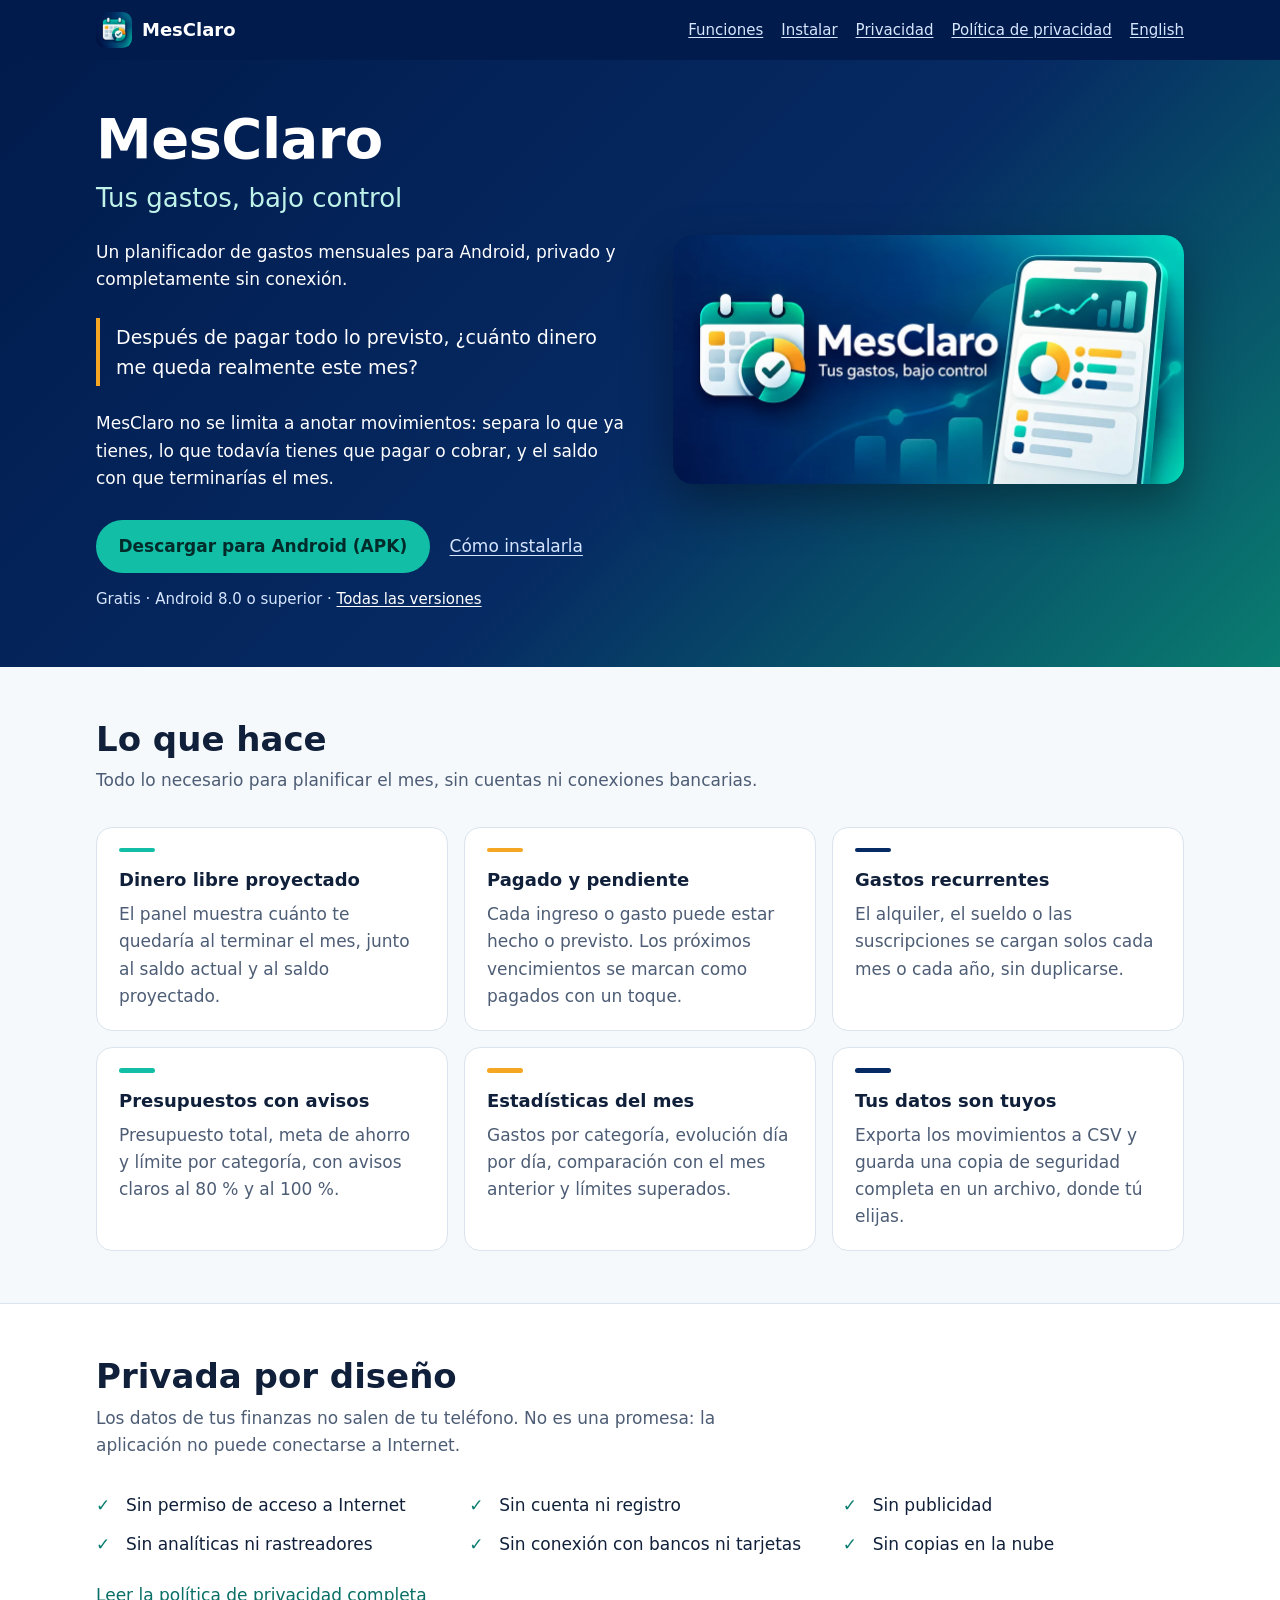
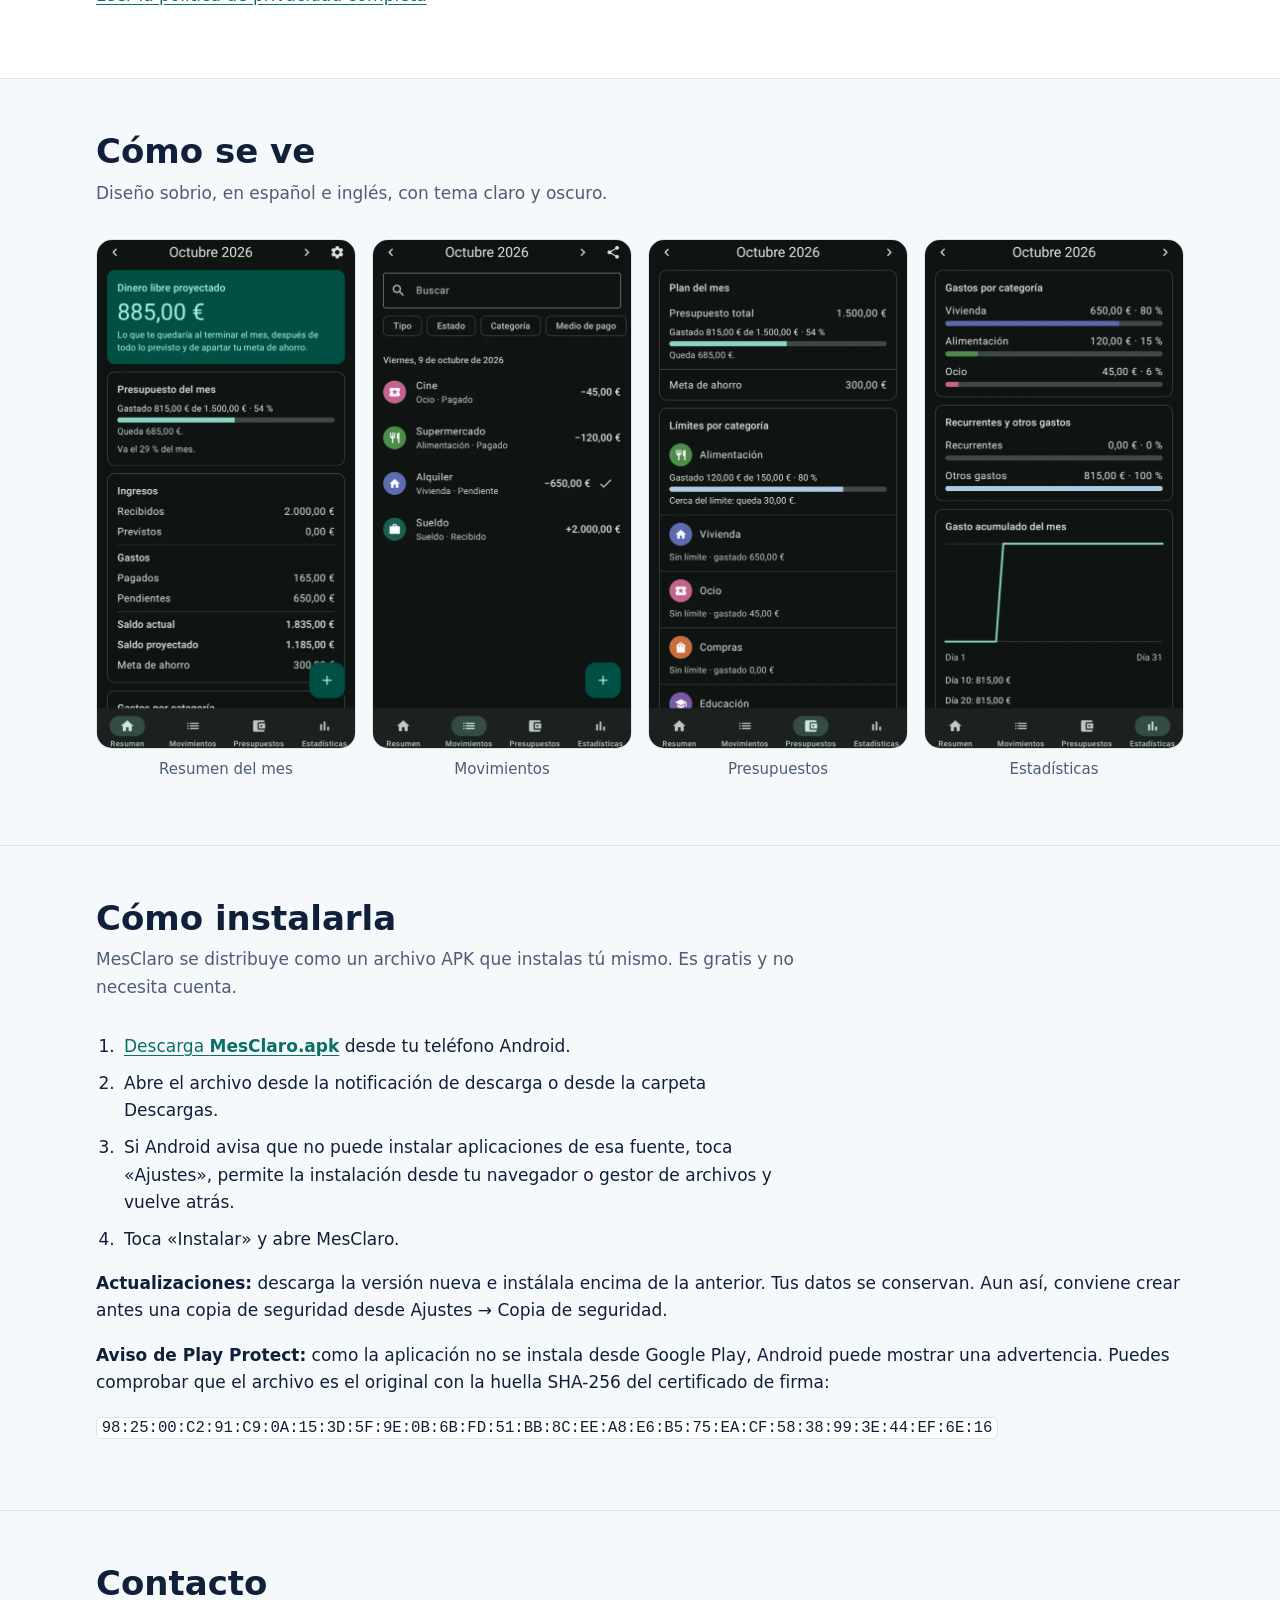
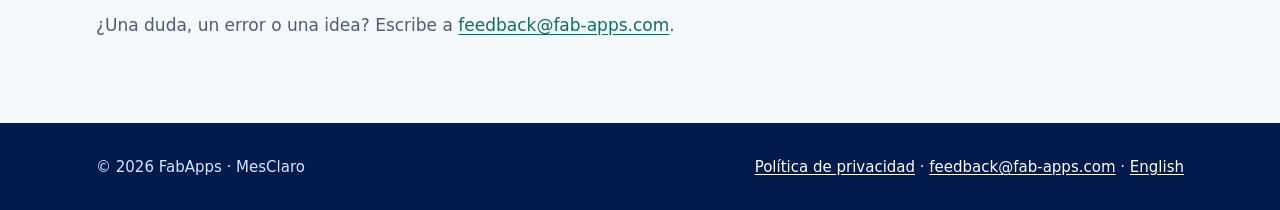
<file: index.html>
<!doctype html>
<html lang="es">
<head>
  <meta charset="utf-8">
  <meta name="viewport" content="width=device-width, initial-scale=1">
  <title>MesClaro — Tus gastos, bajo control</title>
  <meta name="description" content="MesClaro es un planificador de gastos mensuales para Android, privado y sin conexión. Te dice cuánto dinero te queda realmente después de pagar todo lo previsto.">
  <meta name="theme-color" content="#011b4c">
  <link rel="alternate" hreflang="en" href="en/">
  <link rel="alternate" hreflang="es" href="./">
  <link rel="icon" type="image/png" href="assets/favicon.png">
  <link rel="apple-touch-icon" href="assets/apple-touch-icon.png">
  <meta property="og:type" content="website">
  <meta property="og:title" content="MesClaro — Tus gastos, bajo control">
  <meta property="og:description" content="Planificador de gastos mensuales para Android, privado y sin conexión.">
  <meta property="og:image" content="https://mesclaro.fab-apps.com/mesclaro-feature-graphic-1024x500.png">
  <meta property="og:url" content="https://mesclaro.fab-apps.com/">
  <link rel="stylesheet" href="assets/style.css">
</head>
<body>
  <a class="skip" href="#contenido">Saltar al contenido</a>

  <header class="site-header">
    <div class="wrap">
      <a class="brand" href="./">
        <img src="assets/icon-192.png" alt="" width="36" height="36">
        MesClaro
      </a>
      <nav class="site-nav" aria-label="Principal">
        <a href="#funciones">Funciones</a>
        <a href="#instalar">Instalar</a>
        <a href="#privacidad">Privacidad</a>
        <a href="privacy.html">Política de privacidad</a>
        <a href="en/" lang="en" hreflang="en">English</a>
      </nav>
    </div>
  </header>

  <main id="contenido">
    <div class="hero">
      <div class="wrap">
        <div>
          <h1>MesClaro</h1>
          <p class="tagline">Tus gastos, bajo control</p>
          <p>Un planificador de gastos mensuales para Android, privado y completamente sin conexión.</p>
          <p class="question">Después de pagar todo lo previsto, ¿cuánto dinero me queda realmente este mes?</p>
          <p>MesClaro no se limita a anotar movimientos: separa lo que ya tienes, lo que todavía tienes que pagar o cobrar, y el saldo con que terminarías el mes.</p>
          <div class="actions">
            <!-- El nombre del archivo es siempre MesClaro.apk, así este enlace apunta a la última versión. -->
            <a class="button" href="https://github.com/franbenaglia/mesClaroLanding/releases/latest/download/MesClaro.apk">Descargar para Android (APK)</a>
            <a href="#instalar">Cómo instalarla</a>
          </div>
          <p class="note">Gratis · Android 8.0 o superior · <a href="https://github.com/franbenaglia/mesClaroLanding/releases">Todas las versiones</a></p>
        </div>
        <div class="hero-art">
          <img src="assets/feature.webp" width="1024" height="500"
               alt="MesClaro: icono de un calendario con un gráfico circular, junto a un teléfono que muestra gráficos de gastos.">
        </div>
      </div>
    </div>

    <section id="funciones">
      <div class="wrap">
        <h2>Lo que hace</h2>
        <p class="lead">Todo lo necesario para planificar el mes, sin cuentas ni conexiones bancarias.</p>
        <ul class="grid">
          <li class="card">
            <h3>Dinero libre proyectado</h3>
            <p>El panel muestra cuánto te quedaría al terminar el mes, junto al saldo actual y al saldo proyectado.</p>
          </li>
          <li class="card">
            <h3>Pagado y pendiente</h3>
            <p>Cada ingreso o gasto puede estar hecho o previsto. Los próximos vencimientos se marcan como pagados con un toque.</p>
          </li>
          <li class="card">
            <h3>Gastos recurrentes</h3>
            <p>El alquiler, el sueldo o las suscripciones se cargan solos cada mes o cada año, sin duplicarse.</p>
          </li>
          <li class="card">
            <h3>Presupuestos con avisos</h3>
            <p>Presupuesto total, meta de ahorro y límite por categoría, con avisos claros al 80 % y al 100 %.</p>
          </li>
          <li class="card">
            <h3>Estadísticas del mes</h3>
            <p>Gastos por categoría, evolución día por día, comparación con el mes anterior y límites superados.</p>
          </li>
          <li class="card">
            <h3>Tus datos son tuyos</h3>
            <p>Exporta los movimientos a CSV y guarda una copia de seguridad completa en un archivo, donde tú elijas.</p>
          </li>
        </ul>
      </div>
    </section>

    <section id="privacidad" class="privacy-band">
      <div class="wrap">
        <h2>Privada por diseño</h2>
        <p class="lead">Los datos de tus finanzas no salen de tu teléfono. No es una promesa: la aplicación no puede conectarse a Internet.</p>
        <ul class="checks">
          <li>Sin permiso de acceso a Internet</li>
          <li>Sin cuenta ni registro</li>
          <li>Sin publicidad</li>
          <li>Sin analíticas ni rastreadores</li>
          <li>Sin conexión con bancos ni tarjetas</li>
          <li>Sin copias en la nube</li>
        </ul>
        <p><a href="privacy.html">Leer la política de privacidad completa</a></p>
      </div>
    </section>

    <section id="capturas">
      <div class="wrap">
        <h2>Cómo se ve</h2>
        <p class="lead">Diseño sobrio, en español e inglés, con tema claro y oscuro.</p>
        <ul class="shots">
          <li>
            <figure>
              <img src="assets/screenshots/resumen.webp" width="520" height="1023" loading="lazy"
                   alt="Pantalla Resumen: dinero libre proyectado de 885 euros, presupuesto del mes al 54 %, ingresos, gastos y saldos.">
              <figcaption>Resumen del mes</figcaption>
            </figure>
          </li>
          <li>
            <figure>
              <img src="assets/screenshots/movimientos.webp" width="520" height="1023" loading="lazy"
                   alt="Pantalla Movimientos: lista de ingresos y gastos del día con buscador y filtros por tipo, estado y categoría.">
              <figcaption>Movimientos</figcaption>
            </figure>
          </li>
          <li>
            <figure>
              <img src="assets/screenshots/presupuestos.webp" width="520" height="1023" loading="lazy"
                   alt="Pantalla Presupuestos: presupuesto total, meta de ahorro y límites por categoría con barras de progreso.">
              <figcaption>Presupuestos</figcaption>
            </figure>
          </li>
          <li>
            <figure>
              <img src="assets/screenshots/estadisticas.webp" width="520" height="1023" loading="lazy"
                   alt="Pantalla Estadísticas: gastos por categoría, recurrentes frente a otros gastos y gasto acumulado del mes.">
              <figcaption>Estadísticas</figcaption>
            </figure>
          </li>
        </ul>
      </div>
    </section>

    <section id="instalar">
      <div class="wrap">
        <h2>Cómo instalarla</h2>
        <p class="lead">MesClaro se distribuye como un archivo APK que instalas tú mismo. Es gratis y no necesita cuenta.</p>
        <ol class="steps">
          <li><a href="https://github.com/franbenaglia/mesClaroLanding/releases/latest/download/MesClaro.apk">Descarga <strong>MesClaro.apk</strong></a> desde tu teléfono Android.</li>
          <li>Abre el archivo desde la notificación de descarga o desde la carpeta Descargas.</li>
          <li>Si Android avisa que no puede instalar aplicaciones de esa fuente, toca «Ajustes», permite la instalación desde tu navegador o gestor de archivos y vuelve atrás.</li>
          <li>Toca «Instalar» y abre MesClaro.</li>
        </ol>
        <p><strong>Actualizaciones:</strong> descarga la versión nueva e instálala encima de la anterior. Tus datos se conservan. Aun así, conviene crear antes una copia de seguridad desde Ajustes → Copia de seguridad.</p>
        <p><strong>Aviso de Play Protect:</strong> como la aplicación no se instala desde Google Play, Android puede mostrar una advertencia. Puedes comprobar que el archivo es el original con la huella SHA-256 del certificado de firma:</p>
        <p><code>98:25:00:C2:91:C9:0A:15:3D:5F:9E:0B:6B:FD:51:BB:8C:EE:A8:E6:B5:75:EA:CF:58:38:99:3E:44:EF:6E:16</code></p>
      </div>
    </section>

    <section id="contacto">
      <div class="wrap">
        <h2>Contacto</h2>
        <p class="lead">¿Una duda, un error o una idea? Escribe a <a href="mailto:feedback@fab-apps.com">feedback@fab-apps.com</a>.</p>
      </div>
    </section>
  </main>

  <footer class="site-footer">
    <div class="wrap">
      <p>© 2026 FabApps · MesClaro</p>
      <p>
        <a href="privacy.html">Política de privacidad</a> ·
        <a href="mailto:feedback@fab-apps.com">feedback@fab-apps.com</a> ·
        <a href="en/" lang="en" hreflang="en">English</a>
      </p>
    </div>
  </footer>
</body>
</html>
</file>
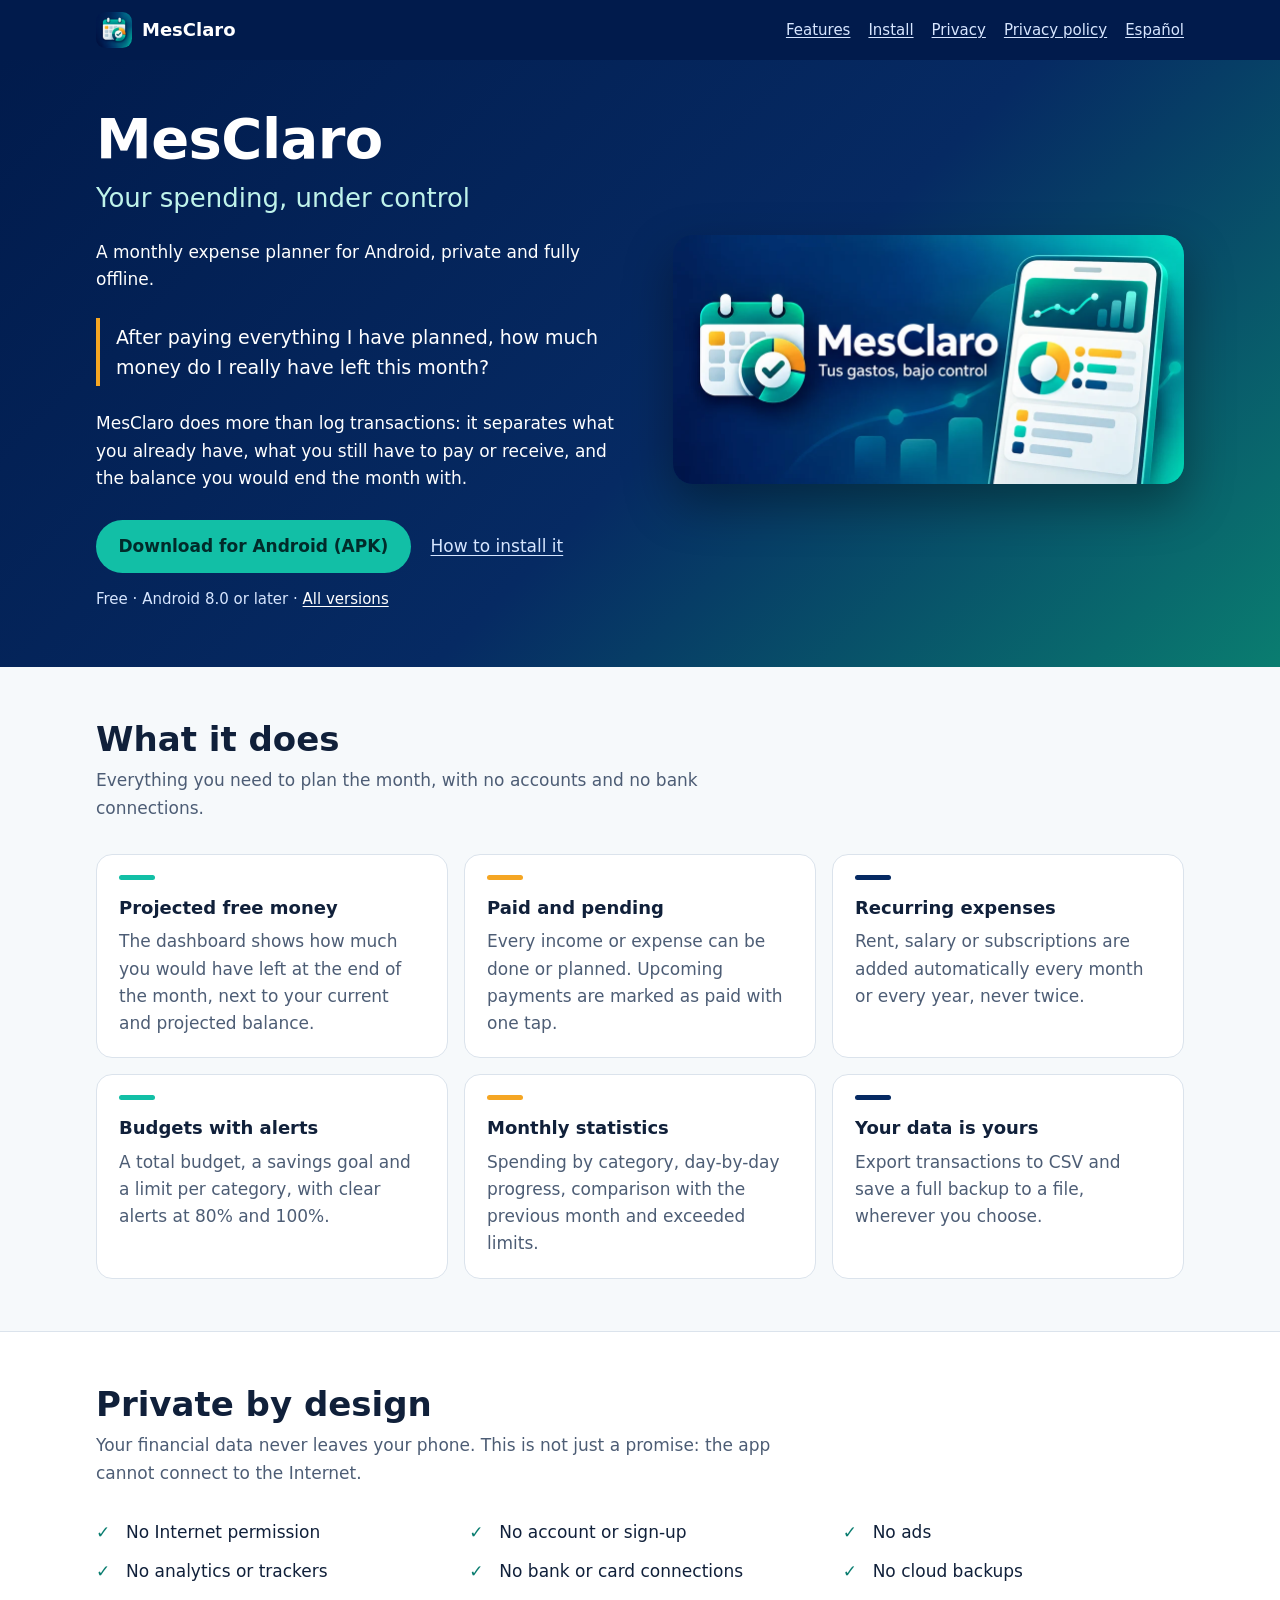
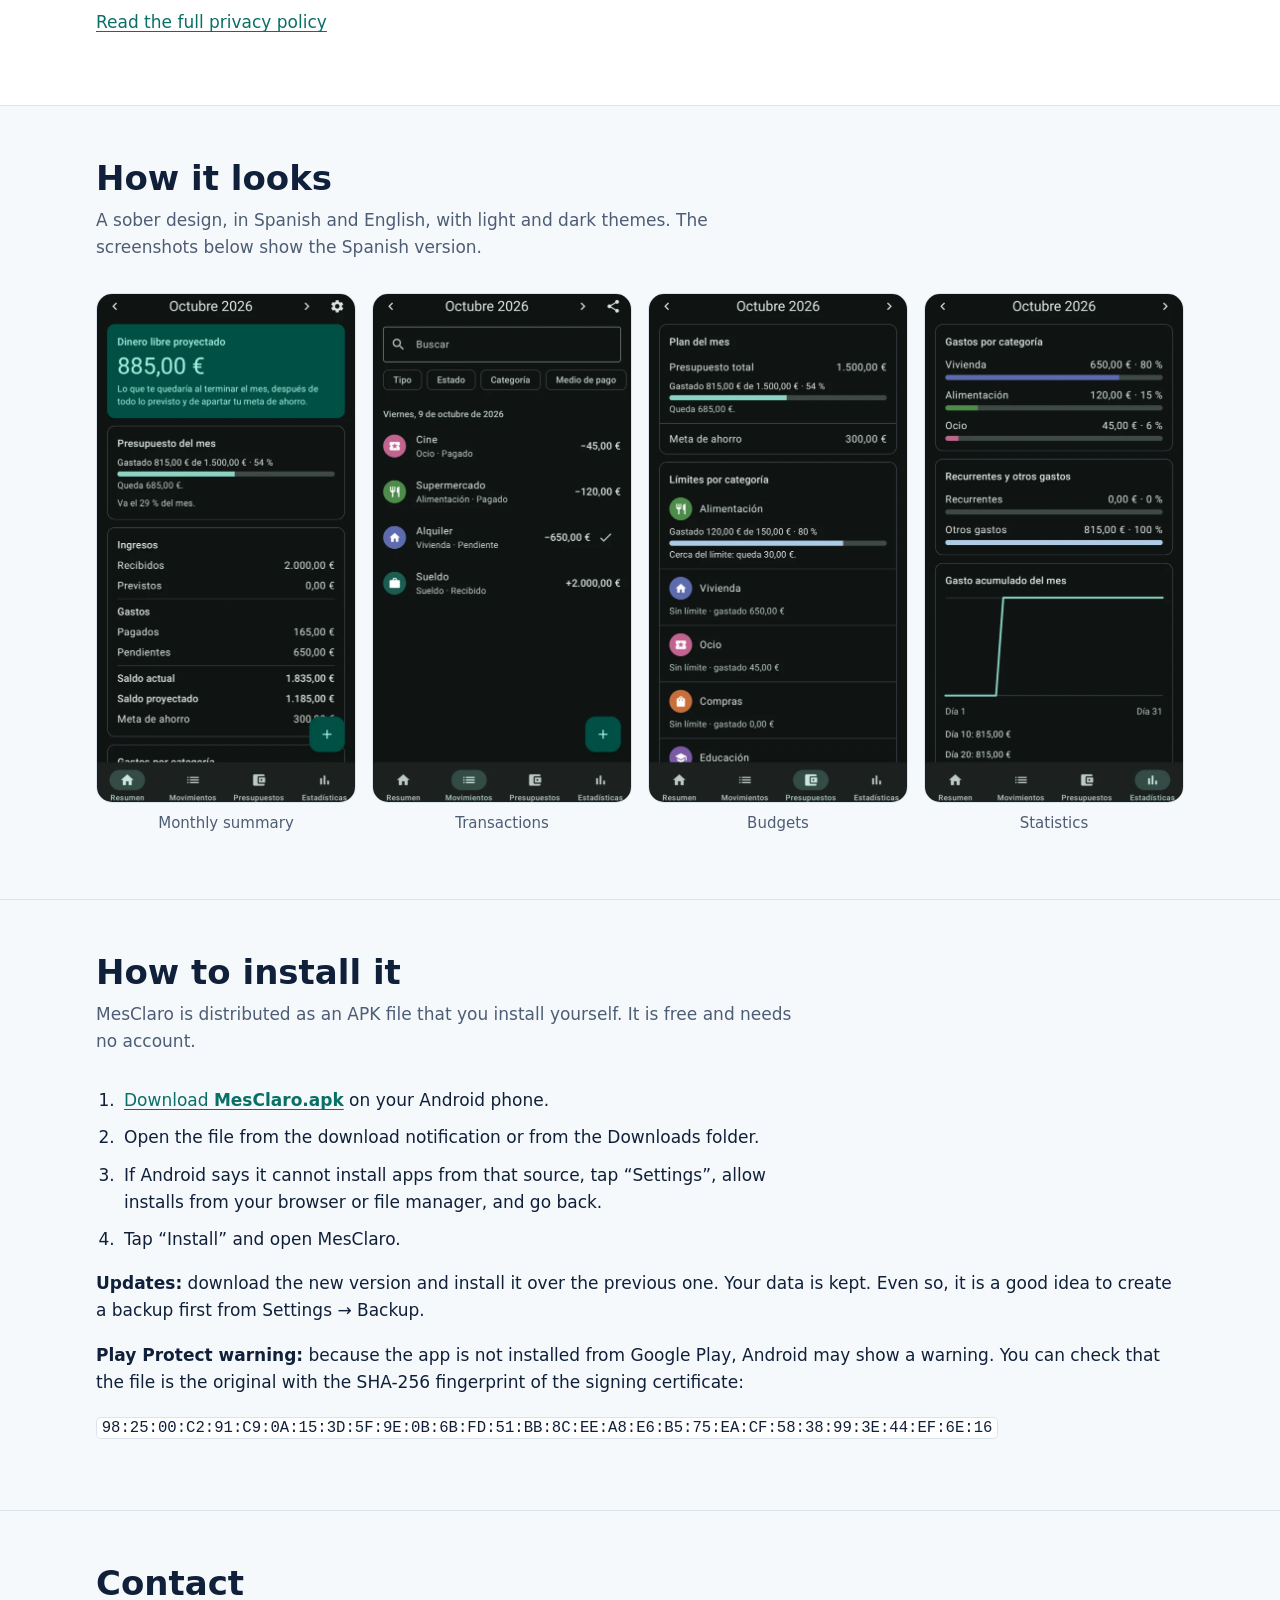
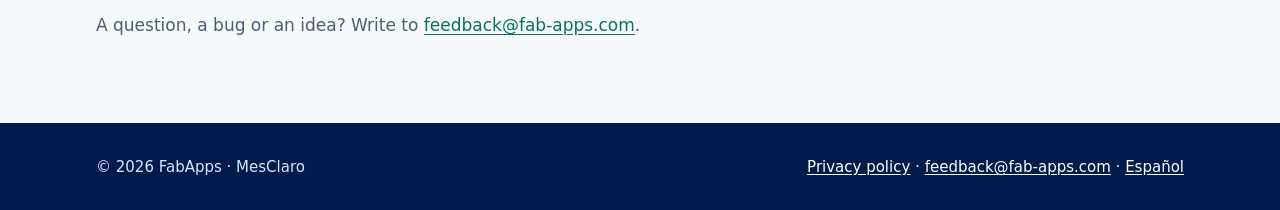
<file: en/index.html>
<!doctype html>
<html lang="en">
<head>
  <meta charset="utf-8">
  <meta name="viewport" content="width=device-width, initial-scale=1">
  <title>MesClaro — Your spending, under control</title>
  <meta name="description" content="MesClaro is a private, offline monthly expense planner for Android. It tells you how much money you really have left after paying everything planned.">
  <meta name="theme-color" content="#011b4c">
  <link rel="alternate" hreflang="es" href="../">
  <link rel="alternate" hreflang="en" href="./">
  <link rel="icon" type="image/png" href="../assets/favicon.png">
  <link rel="apple-touch-icon" href="../assets/apple-touch-icon.png">
  <meta property="og:type" content="website">
  <meta property="og:title" content="MesClaro — Your spending, under control">
  <meta property="og:description" content="A private, offline monthly expense planner for Android.">
  <meta property="og:image" content="https://mesclaro.fab-apps.com/mesclaro-feature-graphic-1024x500.png">
  <meta property="og:url" content="https://mesclaro.fab-apps.com/en/">
  <link rel="stylesheet" href="../assets/style.css">
</head>
<body>
  <a class="skip" href="#content">Skip to content</a>

  <header class="site-header">
    <div class="wrap">
      <a class="brand" href="./">
        <img src="../assets/icon-192.png" alt="" width="36" height="36">
        MesClaro
      </a>
      <nav class="site-nav" aria-label="Main">
        <a href="#features">Features</a>
        <a href="#install">Install</a>
        <a href="#privacy">Privacy</a>
        <a href="privacy.html">Privacy policy</a>
        <a href="../" lang="es" hreflang="es">Español</a>
      </nav>
    </div>
  </header>

  <main id="content">
    <div class="hero">
      <div class="wrap">
        <div>
          <h1>MesClaro</h1>
          <p class="tagline">Your spending, under control</p>
          <p>A monthly expense planner for Android, private and fully offline.</p>
          <p class="question">After paying everything I have planned, how much money do I really have left this month?</p>
          <p>MesClaro does more than log transactions: it separates what you already have, what you still have to pay or receive, and the balance you would end the month with.</p>
          <div class="actions">
            <!-- The file is always named MesClaro.apk, so this link points to the latest version. -->
            <a class="button" href="https://github.com/franbenaglia/mesClaroLanding/releases/latest/download/MesClaro.apk">Download for Android (APK)</a>
            <a href="#install">How to install it</a>
          </div>
          <p class="note">Free · Android 8.0 or later · <a href="https://github.com/franbenaglia/mesClaroLanding/releases">All versions</a></p>
        </div>
        <div class="hero-art">
          <!-- The feature graphic carries the Spanish tagline "Tus gastos, bajo control". -->
          <img src="../assets/feature.webp" width="1024" height="500"
               alt="MesClaro: a calendar icon with a pie chart, next to a phone showing spending charts.">
        </div>
      </div>
    </div>

    <section id="features">
      <div class="wrap">
        <h2>What it does</h2>
        <p class="lead">Everything you need to plan the month, with no accounts and no bank connections.</p>
        <ul class="grid">
          <li class="card">
            <h3>Projected free money</h3>
            <p>The dashboard shows how much you would have left at the end of the month, next to your current and projected balance.</p>
          </li>
          <li class="card">
            <h3>Paid and pending</h3>
            <p>Every income or expense can be done or planned. Upcoming payments are marked as paid with one tap.</p>
          </li>
          <li class="card">
            <h3>Recurring expenses</h3>
            <p>Rent, salary or subscriptions are added automatically every month or every year, never twice.</p>
          </li>
          <li class="card">
            <h3>Budgets with alerts</h3>
            <p>A total budget, a savings goal and a limit per category, with clear alerts at 80% and 100%.</p>
          </li>
          <li class="card">
            <h3>Monthly statistics</h3>
            <p>Spending by category, day-by-day progress, comparison with the previous month and exceeded limits.</p>
          </li>
          <li class="card">
            <h3>Your data is yours</h3>
            <p>Export transactions to CSV and save a full backup to a file, wherever you choose.</p>
          </li>
        </ul>
      </div>
    </section>

    <section id="privacy" class="privacy-band">
      <div class="wrap">
        <h2>Private by design</h2>
        <p class="lead">Your financial data never leaves your phone. This is not just a promise: the app cannot connect to the Internet.</p>
        <ul class="checks">
          <li>No Internet permission</li>
          <li>No account or sign-up</li>
          <li>No ads</li>
          <li>No analytics or trackers</li>
          <li>No bank or card connections</li>
          <li>No cloud backups</li>
        </ul>
        <p><a href="privacy.html">Read the full privacy policy</a></p>
      </div>
    </section>

    <section id="screenshots">
      <div class="wrap">
        <h2>How it looks</h2>
        <p class="lead">A sober design, in Spanish and English, with light and dark themes. The screenshots below show the Spanish version.</p>
        <ul class="shots">
          <li>
            <figure>
              <img src="../assets/screenshots/resumen.webp" width="520" height="1023" loading="lazy"
                   alt="Summary screen: projected free money of 885 euros, monthly budget at 54%, income, expenses and balances.">
              <figcaption>Monthly summary</figcaption>
            </figure>
          </li>
          <li>
            <figure>
              <img src="../assets/screenshots/movimientos.webp" width="520" height="1023" loading="lazy"
                   alt="Transactions screen: the day's income and expenses with search and filters by type, status and category.">
              <figcaption>Transactions</figcaption>
            </figure>
          </li>
          <li>
            <figure>
              <img src="../assets/screenshots/presupuestos.webp" width="520" height="1023" loading="lazy"
                   alt="Budgets screen: total budget, savings goal and category limits with progress bars.">
              <figcaption>Budgets</figcaption>
            </figure>
          </li>
          <li>
            <figure>
              <img src="../assets/screenshots/estadisticas.webp" width="520" height="1023" loading="lazy"
                   alt="Statistics screen: spending by category, recurring versus other expenses and cumulative spending for the month.">
              <figcaption>Statistics</figcaption>
            </figure>
          </li>
        </ul>
      </div>
    </section>

    <section id="install">
      <div class="wrap">
        <h2>How to install it</h2>
        <p class="lead">MesClaro is distributed as an APK file that you install yourself. It is free and needs no account.</p>
        <ol class="steps">
          <li><a href="https://github.com/franbenaglia/mesClaroLanding/releases/latest/download/MesClaro.apk">Download <strong>MesClaro.apk</strong></a> on your Android phone.</li>
          <li>Open the file from the download notification or from the Downloads folder.</li>
          <li>If Android says it cannot install apps from that source, tap “Settings”, allow installs from your browser or file manager, and go back.</li>
          <li>Tap “Install” and open MesClaro.</li>
        </ol>
        <p><strong>Updates:</strong> download the new version and install it over the previous one. Your data is kept. Even so, it is a good idea to create a backup first from Settings → Backup.</p>
        <p><strong>Play Protect warning:</strong> because the app is not installed from Google Play, Android may show a warning. You can check that the file is the original with the SHA-256 fingerprint of the signing certificate:</p>
        <p><code>98:25:00:C2:91:C9:0A:15:3D:5F:9E:0B:6B:FD:51:BB:8C:EE:A8:E6:B5:75:EA:CF:58:38:99:3E:44:EF:6E:16</code></p>
      </div>
    </section>

    <section id="contact">
      <div class="wrap">
        <h2>Contact</h2>
        <p class="lead">A question, a bug or an idea? Write to <a href="mailto:feedback@fab-apps.com">feedback@fab-apps.com</a>.</p>
      </div>
    </section>
  </main>

  <footer class="site-footer">
    <div class="wrap">
      <p>© 2026 FabApps · MesClaro</p>
      <p>
        <a href="privacy.html">Privacy policy</a> ·
        <a href="mailto:feedback@fab-apps.com">feedback@fab-apps.com</a> ·
        <a href="../" lang="es" hreflang="es">Español</a>
      </p>
    </div>
  </footer>
</body>
</html>
</file>
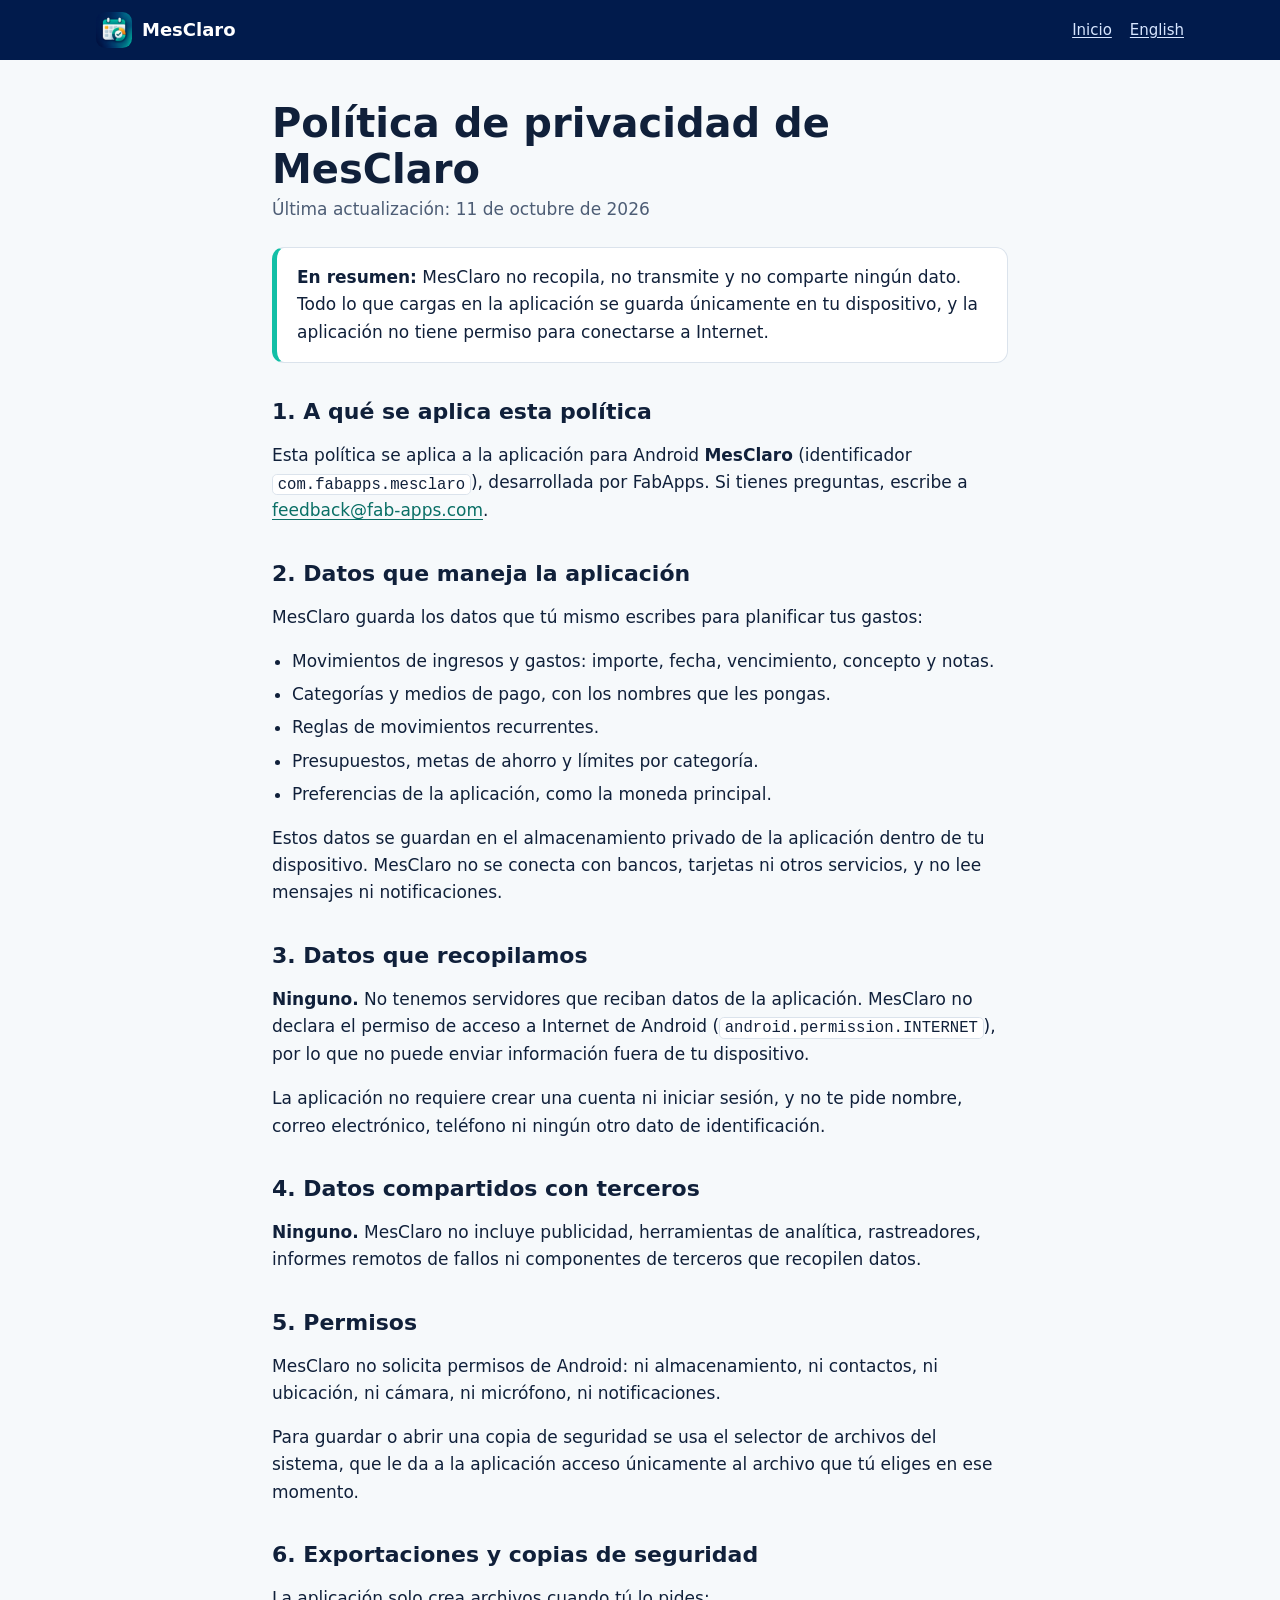
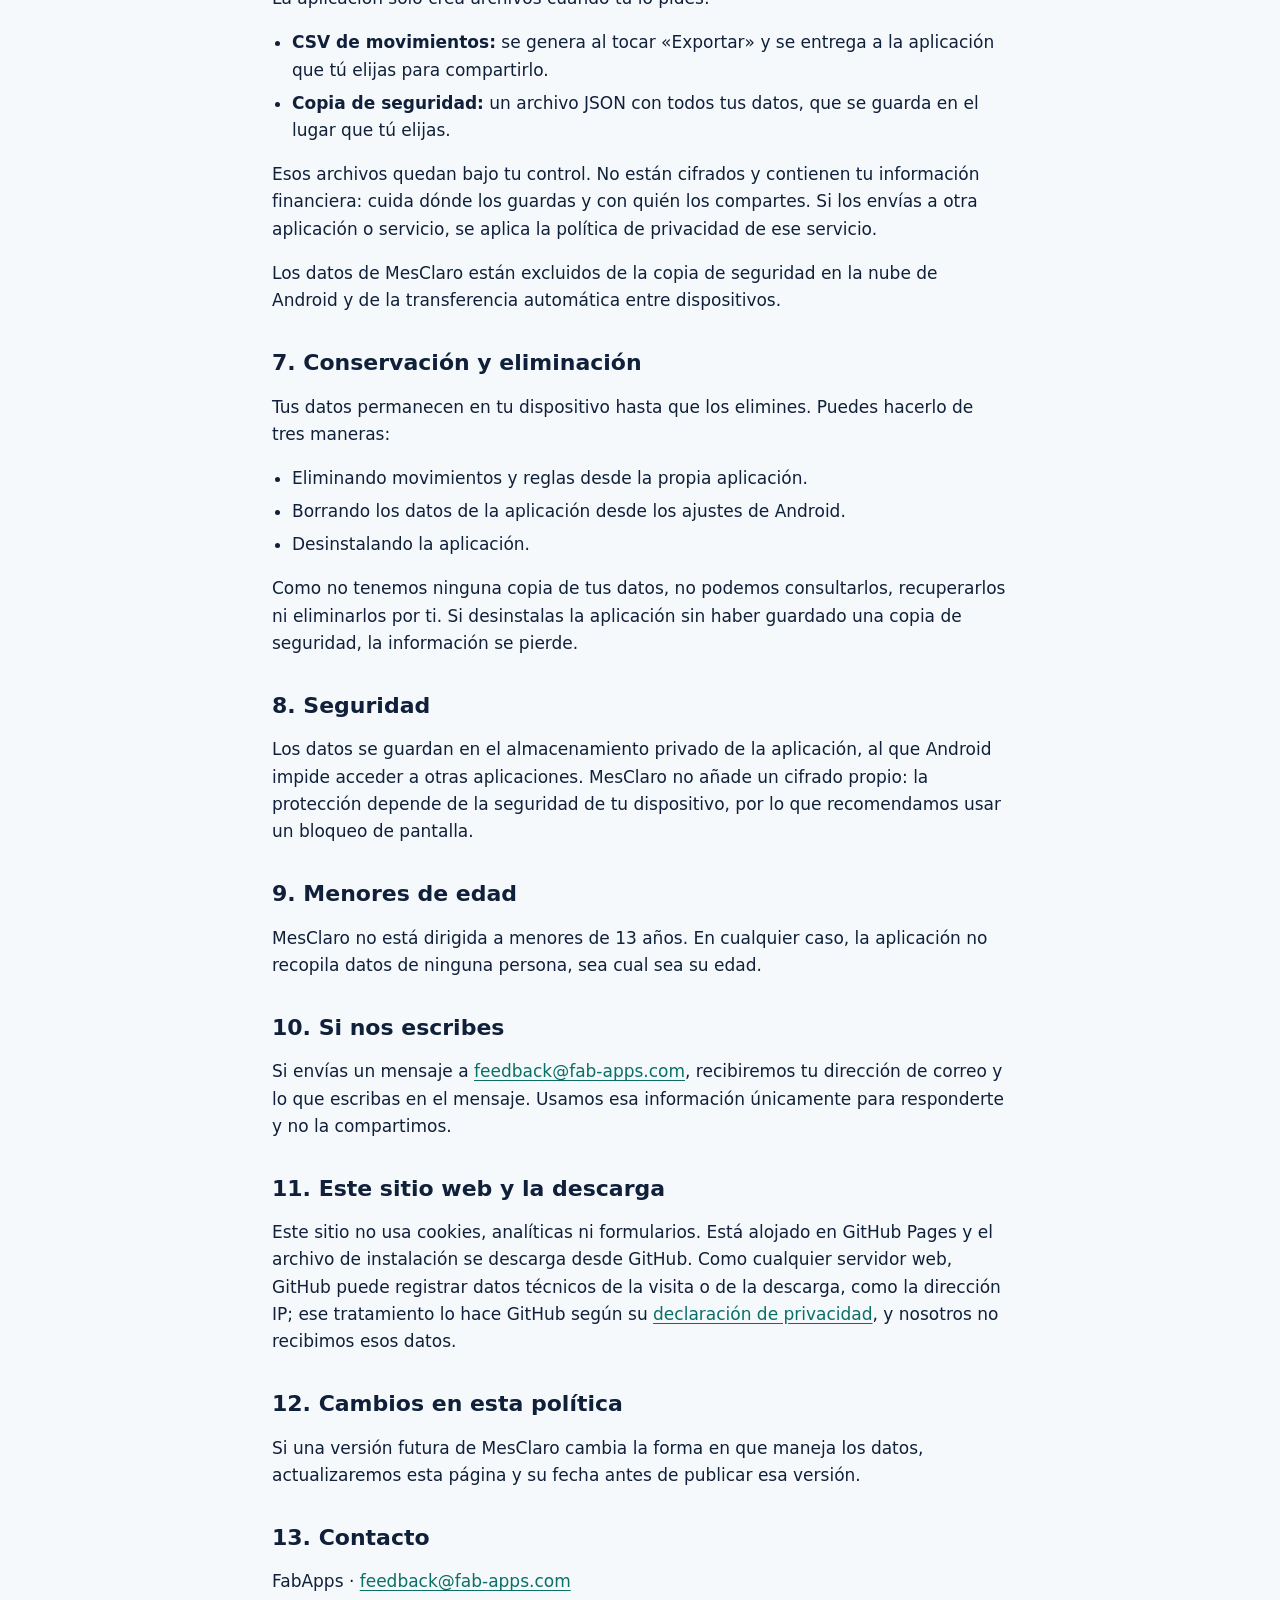
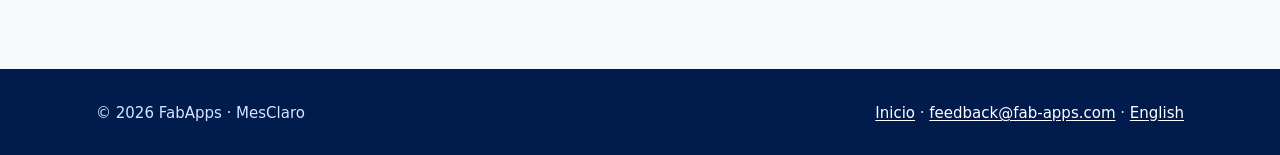
<file: privacy.html>
<!doctype html>
<html lang="es">
<head>
  <meta charset="utf-8">
  <meta name="viewport" content="width=device-width, initial-scale=1">
  <title>Política de privacidad — MesClaro</title>
  <meta name="description" content="Política de privacidad de MesClaro: la aplicación no recopila, transmite ni comparte datos. Todo queda en tu teléfono.">
  <meta name="theme-color" content="#011b4c">
  <link rel="alternate" hreflang="en" href="en/privacy.html">
  <link rel="alternate" hreflang="es" href="privacy.html">
  <link rel="icon" type="image/png" href="assets/favicon.png">
  <link rel="apple-touch-icon" href="assets/apple-touch-icon.png">
  <link rel="stylesheet" href="assets/style.css">
</head>
<body>
  <a class="skip" href="#contenido">Saltar al contenido</a>

  <header class="site-header">
    <div class="wrap">
      <a class="brand" href="./">
        <img src="assets/icon-192.png" alt="" width="36" height="36">
        MesClaro
      </a>
      <nav class="site-nav" aria-label="Principal">
        <a href="./">Inicio</a>
        <a href="en/privacy.html" lang="en" hreflang="en">English</a>
      </nav>
    </div>
  </header>

  <main id="contenido" class="doc">
    <div class="wrap">
      <h1>Política de privacidad de MesClaro</h1>
      <p class="updated">Última actualización: 11 de octubre de 2026</p>

      <div class="summary">
        <p><strong>En resumen:</strong> MesClaro no recopila, no transmite y no comparte ningún dato. Todo lo que cargas en la aplicación se guarda únicamente en tu dispositivo, y la aplicación no tiene permiso para conectarse a Internet.</p>
      </div>

      <h2>1. A qué se aplica esta política</h2>
      <p>Esta política se aplica a la aplicación para Android <strong>MesClaro</strong> (identificador <code>com.fabapps.mesclaro</code>), desarrollada por FabApps. Si tienes preguntas, escribe a <a href="mailto:feedback@fab-apps.com">feedback@fab-apps.com</a>.</p>

      <h2>2. Datos que maneja la aplicación</h2>
      <p>MesClaro guarda los datos que tú mismo escribes para planificar tus gastos:</p>
      <ul>
        <li>Movimientos de ingresos y gastos: importe, fecha, vencimiento, concepto y notas.</li>
        <li>Categorías y medios de pago, con los nombres que les pongas.</li>
        <li>Reglas de movimientos recurrentes.</li>
        <li>Presupuestos, metas de ahorro y límites por categoría.</li>
        <li>Preferencias de la aplicación, como la moneda principal.</li>
      </ul>
      <p>Estos datos se guardan en el almacenamiento privado de la aplicación dentro de tu dispositivo. MesClaro no se conecta con bancos, tarjetas ni otros servicios, y no lee mensajes ni notificaciones.</p>

      <h2>3. Datos que recopilamos</h2>
      <p><strong>Ninguno.</strong> No tenemos servidores que reciban datos de la aplicación. MesClaro no declara el permiso de acceso a Internet de Android (<code>android.permission.INTERNET</code>), por lo que no puede enviar información fuera de tu dispositivo.</p>
      <p>La aplicación no requiere crear una cuenta ni iniciar sesión, y no te pide nombre, correo electrónico, teléfono ni ningún otro dato de identificación.</p>

      <h2>4. Datos compartidos con terceros</h2>
      <p><strong>Ninguno.</strong> MesClaro no incluye publicidad, herramientas de analítica, rastreadores, informes remotos de fallos ni componentes de terceros que recopilen datos.</p>

      <h2>5. Permisos</h2>
      <p>MesClaro no solicita permisos de Android: ni almacenamiento, ni contactos, ni ubicación, ni cámara, ni micrófono, ni notificaciones.</p>
      <p>Para guardar o abrir una copia de seguridad se usa el selector de archivos del sistema, que le da a la aplicación acceso únicamente al archivo que tú eliges en ese momento.</p>

      <h2>6. Exportaciones y copias de seguridad</h2>
      <p>La aplicación solo crea archivos cuando tú lo pides:</p>
      <ul>
        <li><strong>CSV de movimientos:</strong> se genera al tocar «Exportar» y se entrega a la aplicación que tú elijas para compartirlo.</li>
        <li><strong>Copia de seguridad:</strong> un archivo JSON con todos tus datos, que se guarda en el lugar que tú elijas.</li>
      </ul>
      <p>Esos archivos quedan bajo tu control. No están cifrados y contienen tu información financiera: cuida dónde los guardas y con quién los compartes. Si los envías a otra aplicación o servicio, se aplica la política de privacidad de ese servicio.</p>
      <p>Los datos de MesClaro están excluidos de la copia de seguridad en la nube de Android y de la transferencia automática entre dispositivos.</p>

      <h2>7. Conservación y eliminación</h2>
      <p>Tus datos permanecen en tu dispositivo hasta que los elimines. Puedes hacerlo de tres maneras:</p>
      <ul>
        <li>Eliminando movimientos y reglas desde la propia aplicación.</li>
        <li>Borrando los datos de la aplicación desde los ajustes de Android.</li>
        <li>Desinstalando la aplicación.</li>
      </ul>
      <p>Como no tenemos ninguna copia de tus datos, no podemos consultarlos, recuperarlos ni eliminarlos por ti. Si desinstalas la aplicación sin haber guardado una copia de seguridad, la información se pierde.</p>

      <h2>8. Seguridad</h2>
      <p>Los datos se guardan en el almacenamiento privado de la aplicación, al que Android impide acceder a otras aplicaciones. MesClaro no añade un cifrado propio: la protección depende de la seguridad de tu dispositivo, por lo que recomendamos usar un bloqueo de pantalla.</p>

      <h2>9. Menores de edad</h2>
      <p>MesClaro no está dirigida a menores de 13 años. En cualquier caso, la aplicación no recopila datos de ninguna persona, sea cual sea su edad.</p>

      <h2>10. Si nos escribes</h2>
      <p>Si envías un mensaje a <a href="mailto:feedback@fab-apps.com">feedback@fab-apps.com</a>, recibiremos tu dirección de correo y lo que escribas en el mensaje. Usamos esa información únicamente para responderte y no la compartimos.</p>

      <h2>11. Este sitio web y la descarga</h2>
      <p>Este sitio no usa cookies, analíticas ni formularios. Está alojado en GitHub Pages y el archivo de instalación se descarga desde GitHub. Como cualquier servidor web, GitHub puede registrar datos técnicos de la visita o de la descarga, como la dirección IP; ese tratamiento lo hace GitHub según su <a href="https://docs.github.com/es/site-policy/privacy-policies/github-general-privacy-statement">declaración de privacidad</a>, y nosotros no recibimos esos datos.</p>

      <h2>12. Cambios en esta política</h2>
      <p>Si una versión futura de MesClaro cambia la forma en que maneja los datos, actualizaremos esta página y su fecha antes de publicar esa versión.</p>

      <h2>13. Contacto</h2>
      <p>FabApps · <a href="mailto:feedback@fab-apps.com">feedback@fab-apps.com</a></p>
    </div>
  </main>

  <footer class="site-footer">
    <div class="wrap">
      <p>© 2026 FabApps · MesClaro</p>
      <p>
        <a href="./">Inicio</a> ·
        <a href="mailto:feedback@fab-apps.com">feedback@fab-apps.com</a> ·
        <a href="en/privacy.html" lang="en" hreflang="en">English</a>
      </p>
    </div>
  </footer>
</body>
</html>
</file>
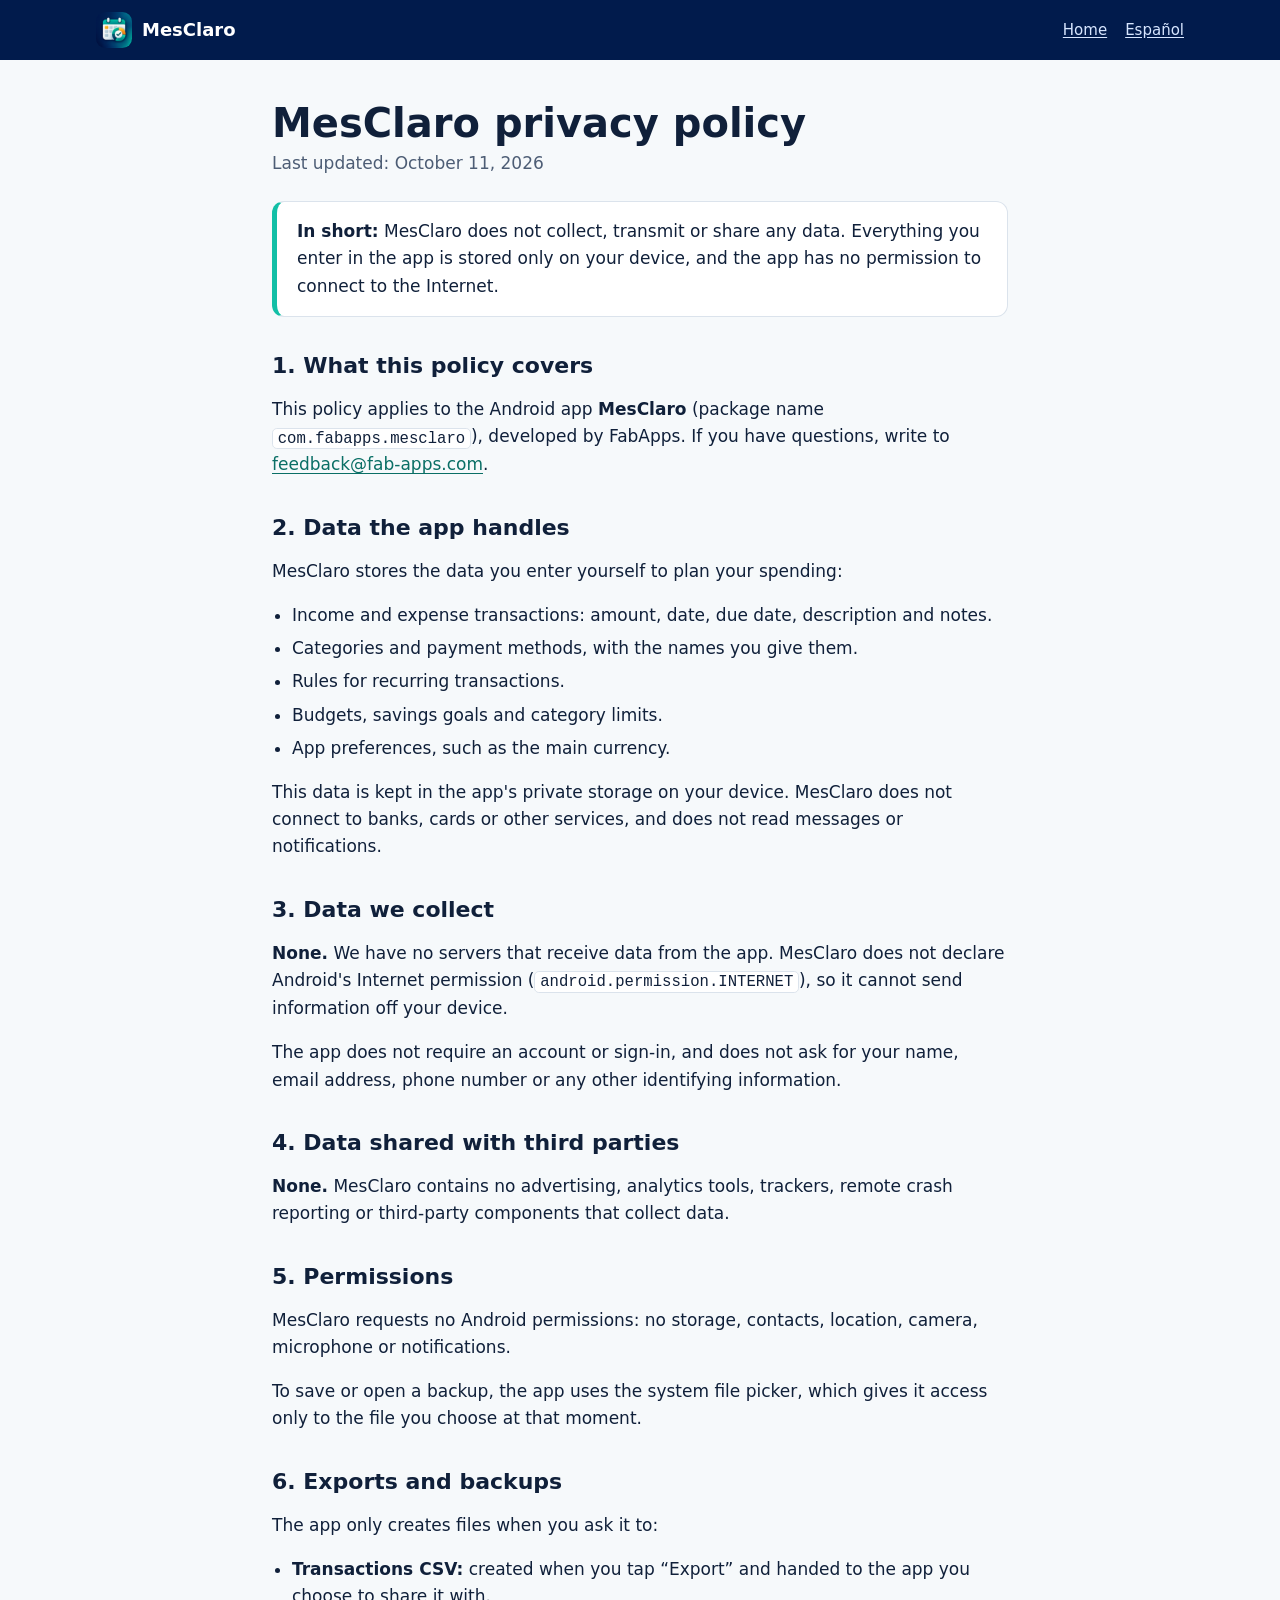
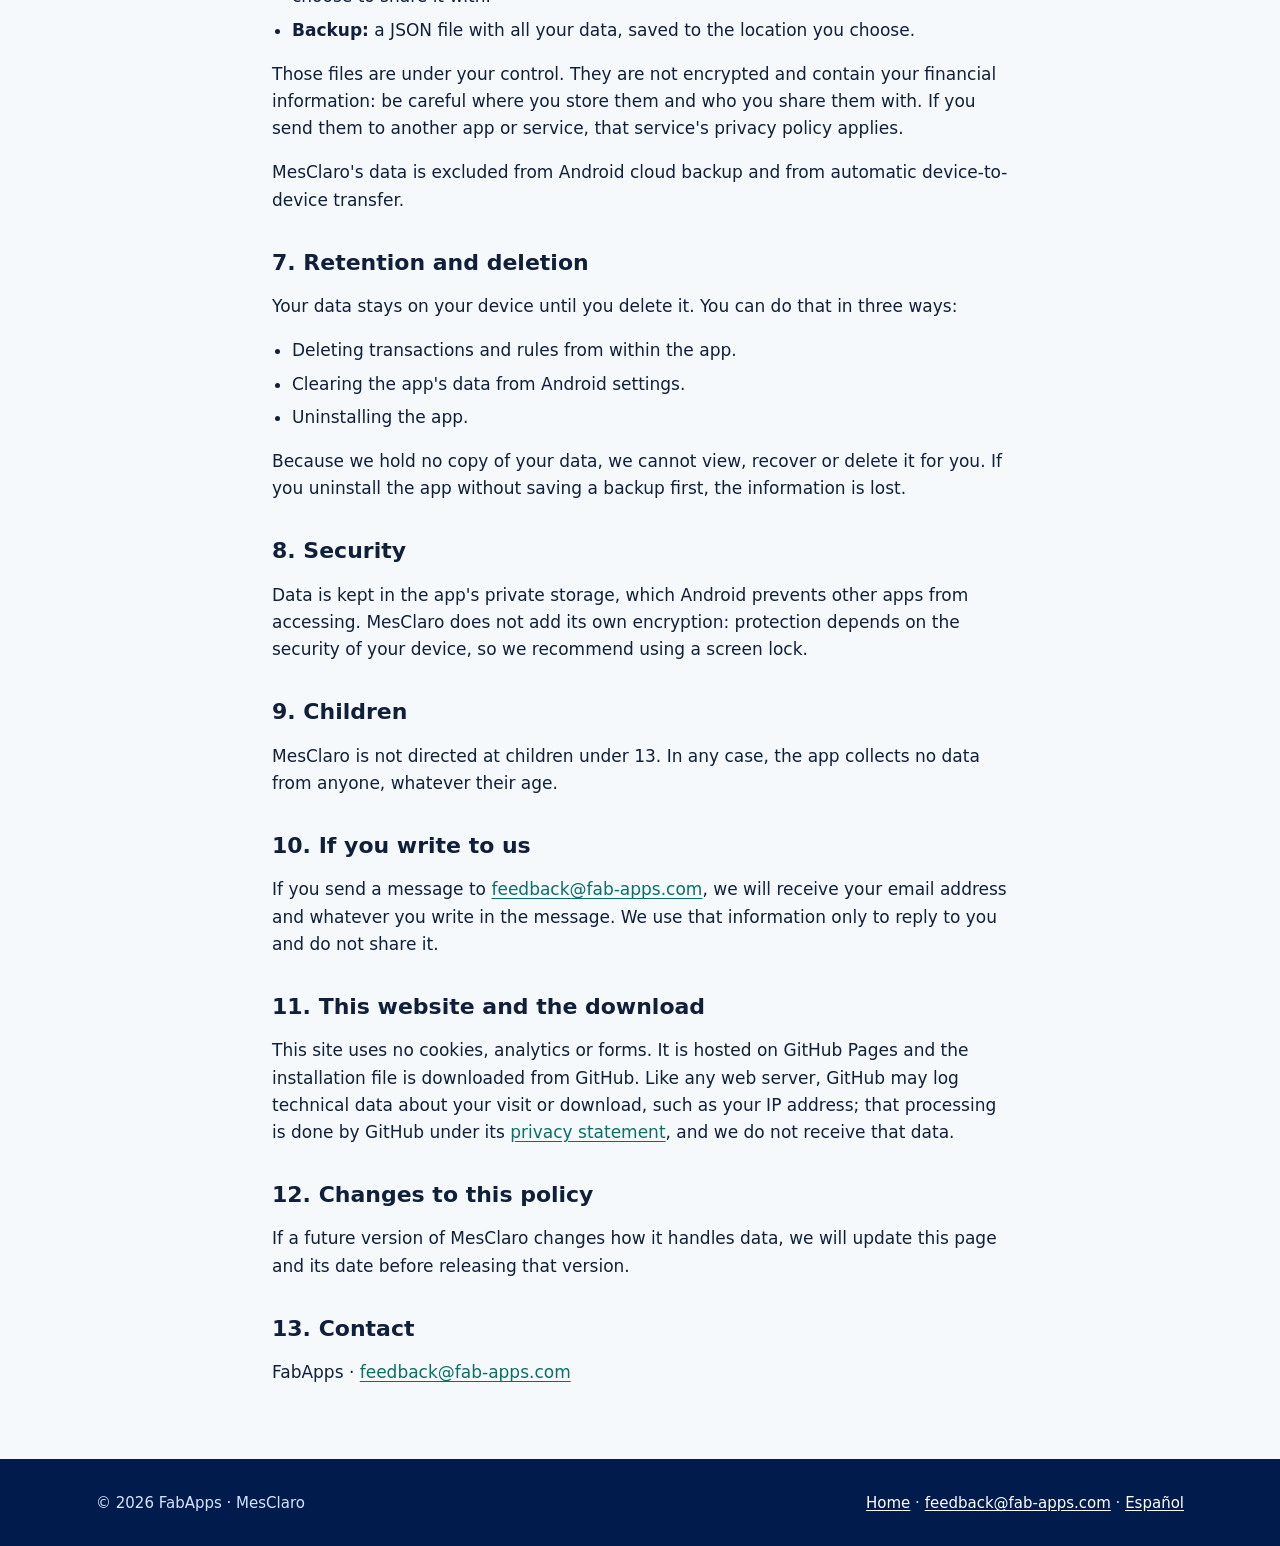
<file: en/privacy.html>
<!doctype html>
<html lang="en">
<head>
  <meta charset="utf-8">
  <meta name="viewport" content="width=device-width, initial-scale=1">
  <title>Privacy policy — MesClaro</title>
  <meta name="description" content="MesClaro privacy policy: the app does not collect, transmit or share any data. Everything stays on your phone.">
  <meta name="theme-color" content="#011b4c">
  <link rel="alternate" hreflang="es" href="../privacy.html">
  <link rel="alternate" hreflang="en" href="privacy.html">
  <link rel="icon" type="image/png" href="../assets/favicon.png">
  <link rel="apple-touch-icon" href="../assets/apple-touch-icon.png">
  <link rel="stylesheet" href="../assets/style.css">
</head>
<body>
  <a class="skip" href="#content">Skip to content</a>

  <header class="site-header">
    <div class="wrap">
      <a class="brand" href="./">
        <img src="../assets/icon-192.png" alt="" width="36" height="36">
        MesClaro
      </a>
      <nav class="site-nav" aria-label="Main">
        <a href="./">Home</a>
        <a href="../privacy.html" lang="es" hreflang="es">Español</a>
      </nav>
    </div>
  </header>

  <main id="content" class="doc">
    <div class="wrap">
      <h1>MesClaro privacy policy</h1>
      <p class="updated">Last updated: October 11, 2026</p>

      <div class="summary">
        <p><strong>In short:</strong> MesClaro does not collect, transmit or share any data. Everything you enter in the app is stored only on your device, and the app has no permission to connect to the Internet.</p>
      </div>

      <h2>1. What this policy covers</h2>
      <p>This policy applies to the Android app <strong>MesClaro</strong> (package name <code>com.fabapps.mesclaro</code>), developed by FabApps. If you have questions, write to <a href="mailto:feedback@fab-apps.com">feedback@fab-apps.com</a>.</p>

      <h2>2. Data the app handles</h2>
      <p>MesClaro stores the data you enter yourself to plan your spending:</p>
      <ul>
        <li>Income and expense transactions: amount, date, due date, description and notes.</li>
        <li>Categories and payment methods, with the names you give them.</li>
        <li>Rules for recurring transactions.</li>
        <li>Budgets, savings goals and category limits.</li>
        <li>App preferences, such as the main currency.</li>
      </ul>
      <p>This data is kept in the app's private storage on your device. MesClaro does not connect to banks, cards or other services, and does not read messages or notifications.</p>

      <h2>3. Data we collect</h2>
      <p><strong>None.</strong> We have no servers that receive data from the app. MesClaro does not declare Android's Internet permission (<code>android.permission.INTERNET</code>), so it cannot send information off your device.</p>
      <p>The app does not require an account or sign-in, and does not ask for your name, email address, phone number or any other identifying information.</p>

      <h2>4. Data shared with third parties</h2>
      <p><strong>None.</strong> MesClaro contains no advertising, analytics tools, trackers, remote crash reporting or third-party components that collect data.</p>

      <h2>5. Permissions</h2>
      <p>MesClaro requests no Android permissions: no storage, contacts, location, camera, microphone or notifications.</p>
      <p>To save or open a backup, the app uses the system file picker, which gives it access only to the file you choose at that moment.</p>

      <h2>6. Exports and backups</h2>
      <p>The app only creates files when you ask it to:</p>
      <ul>
        <li><strong>Transactions CSV:</strong> created when you tap “Export” and handed to the app you choose to share it with.</li>
        <li><strong>Backup:</strong> a JSON file with all your data, saved to the location you choose.</li>
      </ul>
      <p>Those files are under your control. They are not encrypted and contain your financial information: be careful where you store them and who you share them with. If you send them to another app or service, that service's privacy policy applies.</p>
      <p>MesClaro's data is excluded from Android cloud backup and from automatic device-to-device transfer.</p>

      <h2>7. Retention and deletion</h2>
      <p>Your data stays on your device until you delete it. You can do that in three ways:</p>
      <ul>
        <li>Deleting transactions and rules from within the app.</li>
        <li>Clearing the app's data from Android settings.</li>
        <li>Uninstalling the app.</li>
      </ul>
      <p>Because we hold no copy of your data, we cannot view, recover or delete it for you. If you uninstall the app without saving a backup first, the information is lost.</p>

      <h2>8. Security</h2>
      <p>Data is kept in the app's private storage, which Android prevents other apps from accessing. MesClaro does not add its own encryption: protection depends on the security of your device, so we recommend using a screen lock.</p>

      <h2>9. Children</h2>
      <p>MesClaro is not directed at children under 13. In any case, the app collects no data from anyone, whatever their age.</p>

      <h2>10. If you write to us</h2>
      <p>If you send a message to <a href="mailto:feedback@fab-apps.com">feedback@fab-apps.com</a>, we will receive your email address and whatever you write in the message. We use that information only to reply to you and do not share it.</p>

      <h2>11. This website and the download</h2>
      <p>This site uses no cookies, analytics or forms. It is hosted on GitHub Pages and the installation file is downloaded from GitHub. Like any web server, GitHub may log technical data about your visit or download, such as your IP address; that processing is done by GitHub under its <a href="https://docs.github.com/en/site-policy/privacy-policies/github-general-privacy-statement">privacy statement</a>, and we do not receive that data.</p>

      <h2>12. Changes to this policy</h2>
      <p>If a future version of MesClaro changes how it handles data, we will update this page and its date before releasing that version.</p>

      <h2>13. Contact</h2>
      <p>FabApps · <a href="mailto:feedback@fab-apps.com">feedback@fab-apps.com</a></p>
    </div>
  </main>

  <footer class="site-footer">
    <div class="wrap">
      <p>© 2026 FabApps · MesClaro</p>
      <p>
        <a href="./">Home</a> ·
        <a href="mailto:feedback@fab-apps.com">feedback@fab-apps.com</a> ·
        <a href="../privacy.html" lang="es" hreflang="es">Español</a>
      </p>
    </div>
  </footer>
</body>
</html>
</file>
<file: assets/style.css>
/* MesClaro: sitio estático sin fuentes ni scripts externos, igual que la app, que no usa la red. */

:root {
  --navy: #011b4c;
  --navy-2: #062a63;
  --teal: #12bfa6;
  --teal-dark: #0a7d70;
  --amber: #f5a623;

  --bg: #f6f9fb;
  --surface: #ffffff;
  --text: #10203a;
  --muted: #4d5d75;
  --line: #dbe3ec;
  --link: #0a6f66;

  color-scheme: light dark;
}

@media (prefers-color-scheme: dark) {
  :root {
    --bg: #071226;
    --surface: #0e1e3a;
    --text: #e8eef7;
    --muted: #a9b7cc;
    --line: #20355a;
    --link: #5fe0cc;
  }
}

* {
  box-sizing: border-box;
}

html {
  -webkit-text-size-adjust: 100%;
  scroll-behavior: smooth;
}

body {
  margin: 0;
  background: var(--bg);
  color: var(--text);
  font-family: system-ui, -apple-system, "Segoe UI", Roboto, "Helvetica Neue", Arial, sans-serif;
  font-size: 1.0625rem;
  line-height: 1.6;
}

img {
  max-width: 100%;
  height: auto;
  display: block;
}

a {
  color: var(--link);
  text-underline-offset: 0.15em;
}

a:focus-visible,
.button:focus-visible {
  outline: 3px solid var(--amber);
  outline-offset: 3px;
  border-radius: 4px;
}

.wrap {
  width: min(100% - 2rem, 68rem);
  margin-inline: auto;
}

.skip {
  position: absolute;
  left: -999px;
}

.skip:focus {
  left: 1rem;
  top: 1rem;
  z-index: 10;
  background: var(--surface);
  padding: 0.5rem 0.75rem;
  border-radius: 6px;
}

/* Cabecera */

.site-header {
  background: var(--navy);
  color: #fff;
}

.site-header .wrap {
  display: flex;
  flex-wrap: wrap;
  align-items: center;
  justify-content: space-between;
  gap: 0.25rem 1rem;
  padding-block: 0.75rem;
}

.brand {
  display: flex;
  align-items: center;
  gap: 0.625rem;
  color: #fff;
  font-weight: 700;
  font-size: 1.125rem;
  text-decoration: none;
  flex-shrink: 0;
}

.brand img {
  width: 2.25rem;
  height: 2.25rem;
  border-radius: 0.6rem;
}

.site-nav {
  display: flex;
  flex-wrap: wrap;
  gap: 0.25rem 1.125rem;
  font-size: 0.9375rem;
}

.site-nav a {
  color: #d7e6ff;
  padding-block: 0.375rem;
}

/* Portada */

.hero {
  background: linear-gradient(135deg, var(--navy) 0%, var(--navy-2) 55%, var(--teal-dark) 100%);
  color: #fff;
  padding-block: 3rem 3.5rem;
}

.hero .wrap {
  display: grid;
  gap: 2.5rem;
  align-items: center;
}

@media (min-width: 56rem) {
  .hero .wrap {
    grid-template-columns: 1.05fr 1fr;
  }
}

.hero h1 {
  margin: 0 0 0.5rem;
  font-size: clamp(2.25rem, 6vw, 3.5rem);
  line-height: 1.1;
  letter-spacing: -0.01em;
}

.tagline {
  margin: 0 0 1.25rem;
  font-size: clamp(1.25rem, 3vw, 1.625rem);
  color: #bff3ea;
}

.hero p {
  max-width: 34rem;
}

.question {
  margin: 1.5rem 0;
  padding: 0.25rem 0 0.25rem 1rem;
  border-left: 4px solid var(--amber);
  font-size: 1.1875rem;
}

.actions {
  display: flex;
  flex-wrap: wrap;
  align-items: center;
  gap: 0.75rem 1.25rem;
  margin-top: 1.75rem;
}

.button {
  display: inline-block;
  padding: 0.8rem 1.4rem;
  border-radius: 999px;
  background: var(--teal);
  color: #012b2a;
  font-weight: 700;
  text-decoration: none;
}

.button[aria-disabled="true"] {
  background: transparent;
  color: #fff;
  border: 2px solid rgba(255, 255, 255, 0.55);
}

.hero .actions a:not(.button) {
  color: #d7e6ff;
}

.hero .note {
  margin: 0.875rem 0 0;
  font-size: 0.9375rem;
  color: #d7e6ff;
}

.hero .note a {
  color: #fff;
}

.steps {
  max-width: 44rem;
  padding-left: 1.5rem;
}

.steps li {
  margin-bottom: 0.625rem;
  padding-left: 0.25rem;
}

.hero-art img {
  border-radius: 1.25rem;
  box-shadow: 0 1.25rem 3rem rgba(0, 0, 0, 0.35);
}

/* Secciones */

section {
  padding-block: 3.25rem;
}

section + section {
  border-top: 1px solid var(--line);
}

h2 {
  margin: 0 0 0.5rem;
  font-size: clamp(1.625rem, 4vw, 2.125rem);
  line-height: 1.2;
}

.lead {
  margin: 0 0 2rem;
  color: var(--muted);
  max-width: 44rem;
}

.grid {
  display: grid;
  gap: 1rem;
  grid-template-columns: repeat(auto-fit, minmax(16.5rem, 1fr));
  padding: 0;
  margin: 0;
  list-style: none;
}

.card {
  background: var(--surface);
  border: 1px solid var(--line);
  border-radius: 1rem;
  padding: 1.25rem 1.375rem;
}

.card h3 {
  margin: 0 0 0.375rem;
  font-size: 1.125rem;
}

.card p {
  margin: 0;
  color: var(--muted);
}

.card::before {
  content: "";
  display: block;
  width: 2.25rem;
  height: 0.3rem;
  border-radius: 999px;
  background: var(--teal);
  margin-bottom: 0.875rem;
}

.card:nth-child(3n + 2)::before {
  background: var(--amber);
}

.card:nth-child(3n)::before {
  background: var(--navy-2);
}

@media (prefers-color-scheme: dark) {
  .card:nth-child(3n)::before {
    background: #6f9cff;
  }
}

.privacy-band {
  background: var(--surface);
}

.checks {
  display: grid;
  gap: 0.75rem 2rem;
  grid-template-columns: repeat(auto-fit, minmax(17rem, 1fr));
  padding: 0;
  margin: 0 0 1.5rem;
  list-style: none;
}

.checks li {
  padding-left: 1.875rem;
  position: relative;
}

.checks li::before {
  content: "✓";
  position: absolute;
  left: 0;
  top: 0;
  font-weight: 700;
  color: var(--teal-dark);
}

@media (prefers-color-scheme: dark) {
  .checks li::before {
    color: var(--teal);
  }
}

.shots {
  display: grid;
  grid-auto-flow: column;
  grid-auto-columns: minmax(13.5rem, 1fr);
  gap: 1rem;
  overflow-x: auto;
  padding: 0 0 0.75rem;
  margin: 0;
  list-style: none;
  scroll-snap-type: x proximity;
}

.shots li {
  scroll-snap-align: start;
}

.shots img {
  width: 100%;
  border-radius: 1rem;
  border: 1px solid var(--line);
}

.shots figcaption {
  margin-top: 0.5rem;
  font-size: 0.9375rem;
  color: var(--muted);
  text-align: center;
}

figure {
  margin: 0;
}

/* Pie */

.site-footer {
  background: var(--navy);
  color: #d7e6ff;
  padding-block: 2rem;
  font-size: 0.9375rem;
}

.site-footer .wrap {
  display: flex;
  flex-wrap: wrap;
  justify-content: space-between;
  gap: 0.75rem 2rem;
}

.site-footer a {
  color: #fff;
}

.site-footer p {
  margin: 0;
}

/* Documento legal */

.doc {
  padding-block: 2.5rem 3.5rem;
}

.doc .wrap {
  width: min(100% - 2rem, 46rem);
}

.doc h1 {
  margin: 0 0 0.25rem;
  font-size: clamp(1.875rem, 5vw, 2.5rem);
  line-height: 1.15;
}

.doc h2 {
  margin: 2.25rem 0 0.5rem;
  font-size: 1.375rem;
}

.doc .updated {
  margin: 0 0 1.5rem;
  color: var(--muted);
}

.summary {
  background: var(--surface);
  border: 1px solid var(--line);
  border-left: 5px solid var(--teal);
  border-radius: 0.75rem;
  padding: 1rem 1.25rem;
}

.summary p {
  margin: 0;
}

.doc ul {
  padding-left: 1.25rem;
}

.doc li {
  margin-bottom: 0.375rem;
}

code {
  font-family: ui-monospace, "SFMono-Regular", Menlo, Consolas, monospace;
  font-size: 0.92em;
  background: var(--surface);
  border: 1px solid var(--line);
  border-radius: 0.3rem;
  padding: 0.05em 0.3em;
  overflow-wrap: anywhere;
}
</file>
